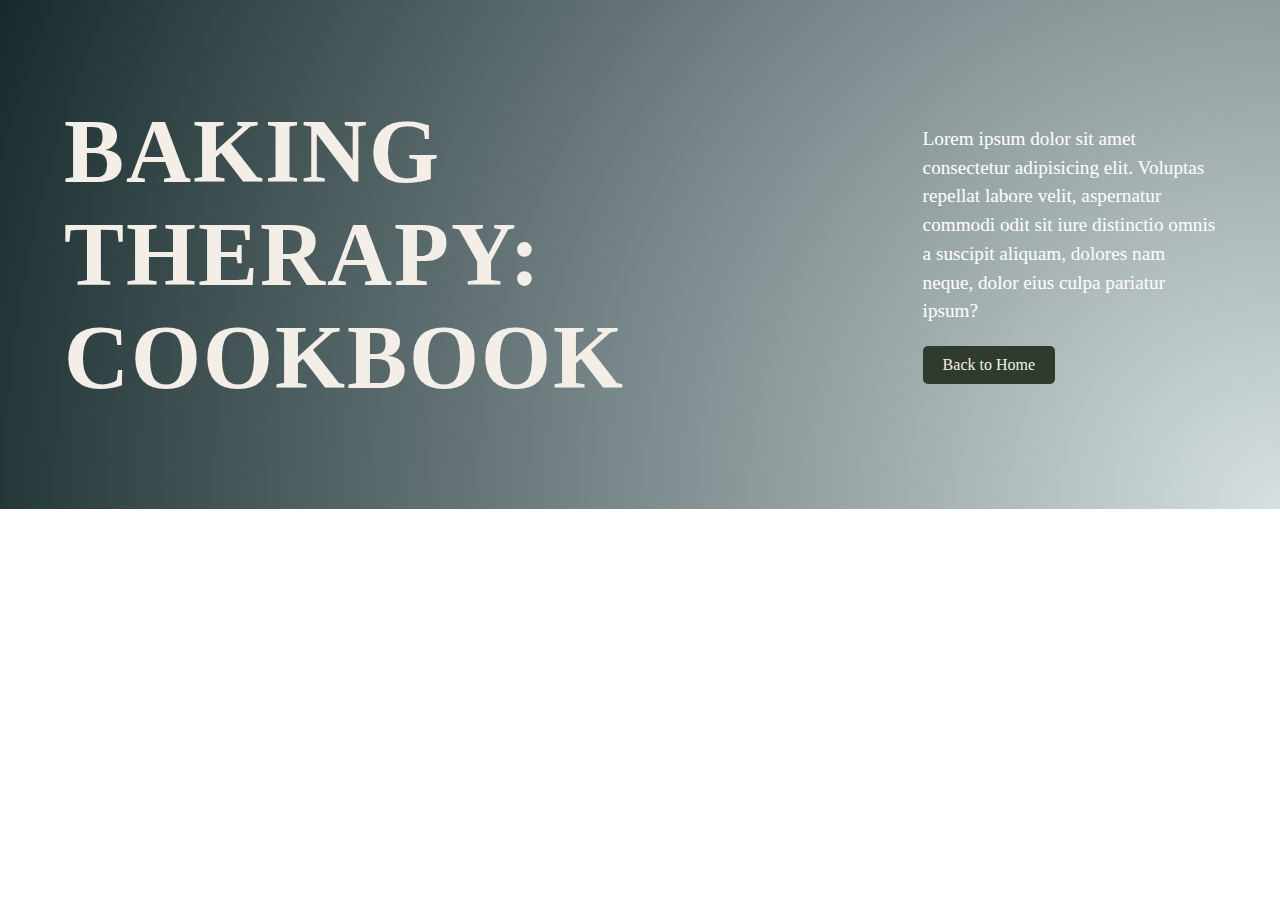
<file: cookbook.html>
<!DOCTYPE html>
<html lang="en">
<head>
    <meta charset="UTF-8">
    <meta name="viewport" content="width=device-width, initial-scale=1.0">
    <title>Poker Mockup</title>
    <link rel="stylesheet" href="css/style.css">
</head>
<body>

    <div id="poker">
        <!-- Top Half -->
        <div class="cookbook-top-half">
            <div class="left-text">
                <h1 class="cookbook-header">Baking Therapy: Cookbook</h1>
            </div>
            <div class="right-text">
                <p class="cookbook-description">
                    Lorem ipsum dolor sit amet consectetur adipisicing elit. Voluptas repellat labore velit, aspernatur commodi odit sit iure distinctio omnis a suscipit aliquam, dolores nam neque, dolor eius culpa pariatur ipsum?
                </p>
                <a href="index.html" class="home-button">Back to Home</a>
            </div>
        </div>

        

</body>
</html>
</file>
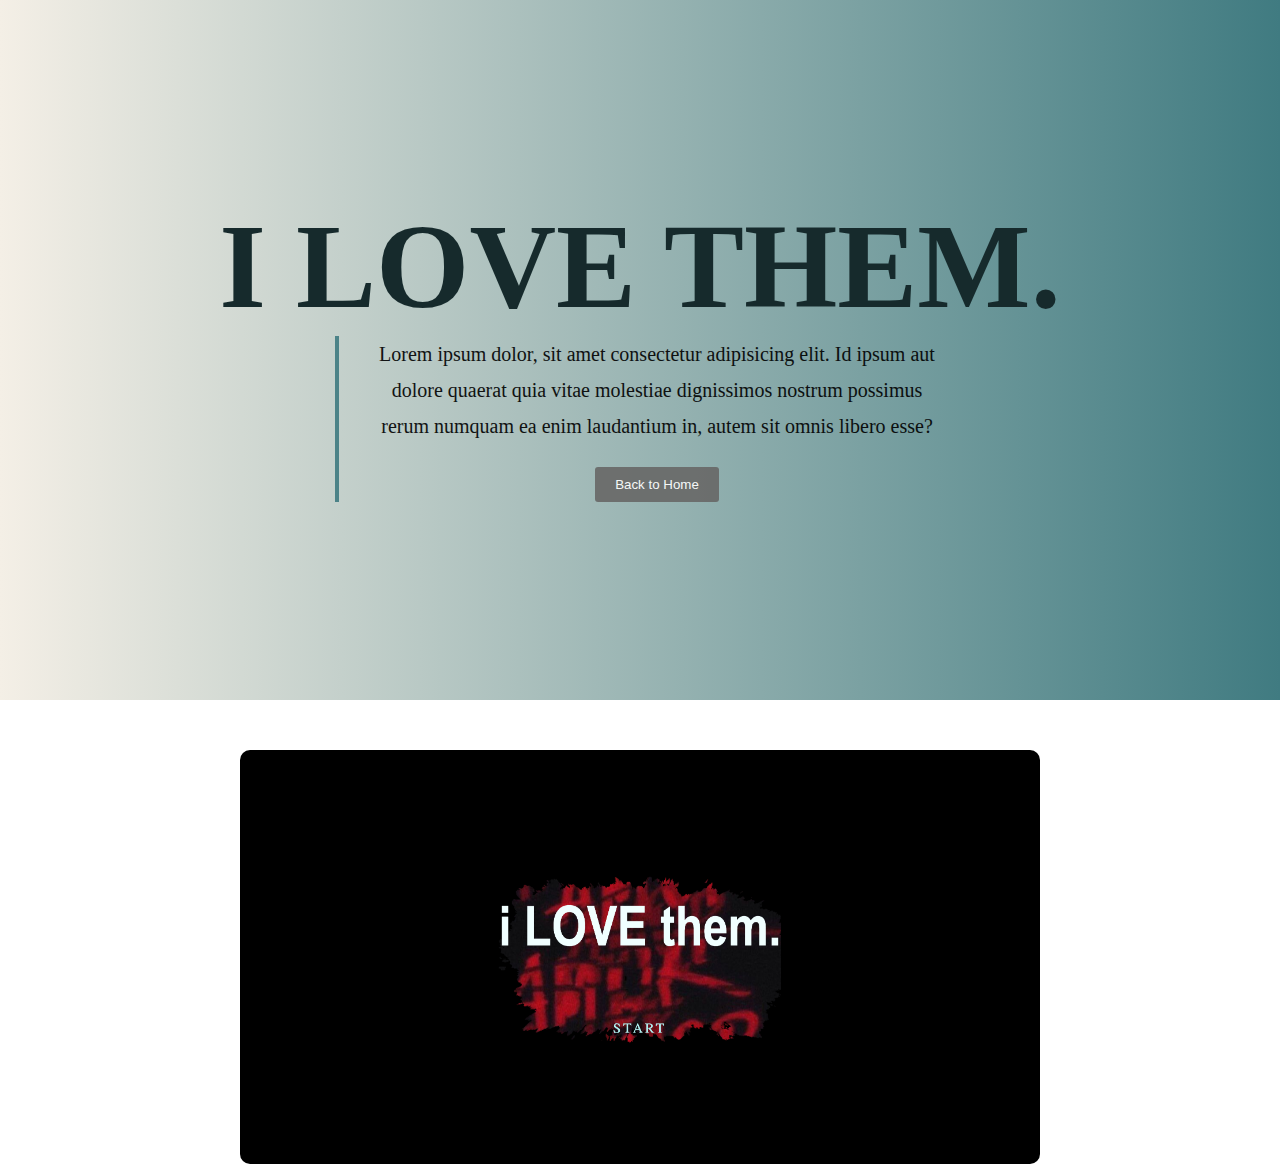
<file: ilovethem.html>
<!DOCTYPE html>
<html lang="en">
<head>
    <meta charset="UTF-8">
    <meta http-equiv="X-UA-Compatible" content="IE=edge">
    <meta name="viewport" content="width=device-width, initial-scale=1.0">
    <title>I Love Them</title>
    <link rel="stylesheet" href="css/style.css">
</head>
<body>

    <section id="ilovethem">
        <div class="ilovethem-container">
            <h1>I Love Them.</h1>
        </div>
        
        <div class="ilovethem-content">
            <p>Lorem ipsum dolor, sit amet consectetur adipisicing elit. Id ipsum aut dolore quaerat quia vitae molestiae dignissimos nostrum possimus rerum numquam ea enim laudantium in, autem sit omnis libero esse?</p>
            <!-- Back to Home Button moved under the paragraph and centered -->
            <div class="button-container">
                <button class="back-button" onclick="window.location.href='index.html';">Back to Home</button>
            </div>
        </div>
    </section>

    <!-- Image centered and bigger -->
    <div class="image-container" onclick="window.location.href='https://livdesigns.github.io/i-love-them/';">
        <img src="assets/images/i love them.png" alt="I Love Them">
    </div>

</body>
</html>
</file>
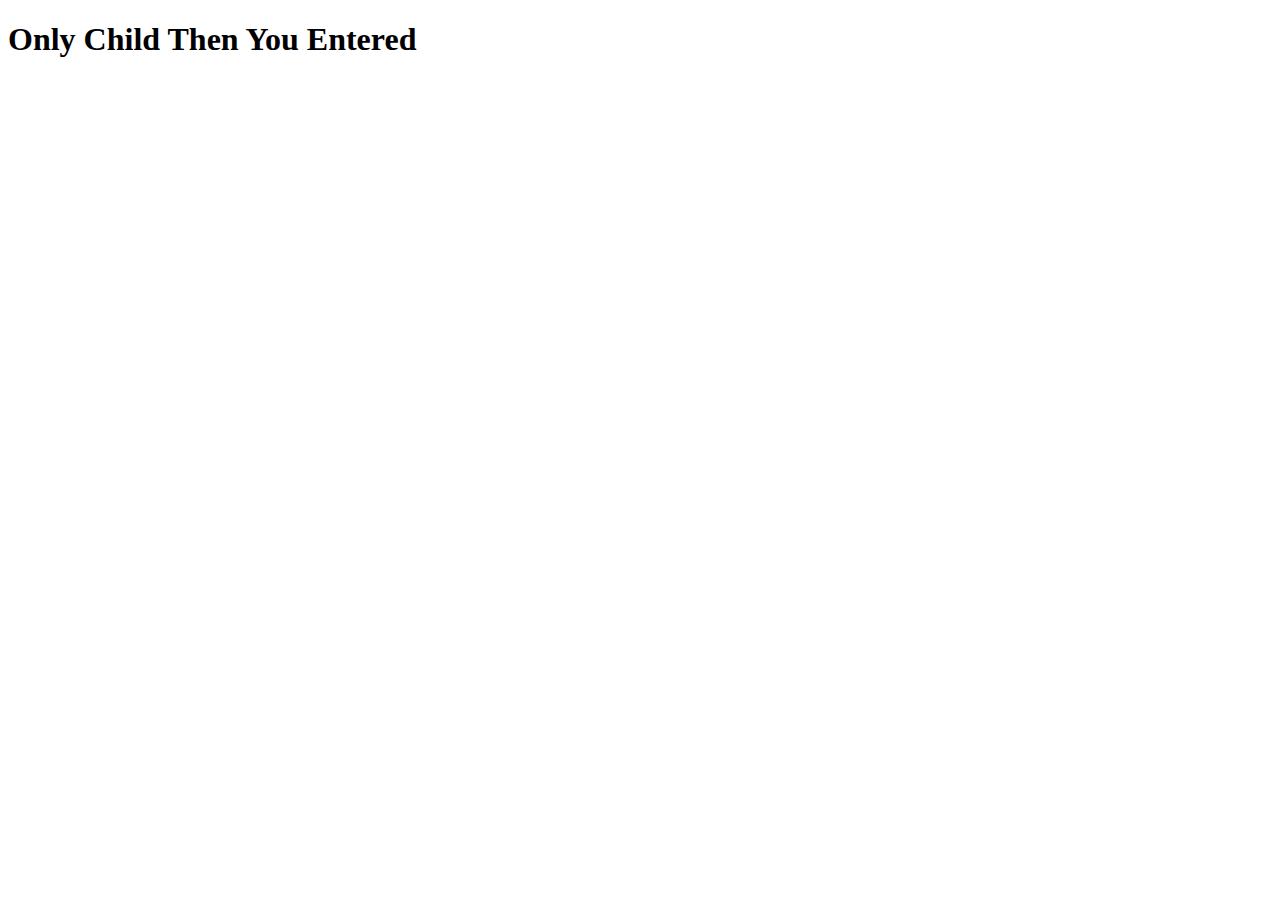
<file: onlychild.html>
<!DOCTYPE html>
<html lang="en">
<head>
    <meta charset="UTF-8">
    <meta http-equiv="X-UA-Compatible" content="IE=edge">
    <meta name="viewport" content="width=device-width, initial-scale=1.0">
    <title>Document</title>
</head>
<body>
    <section id="only child">
        <h1>Only Child Then You Entered</h1>
    </section>
</body>
</html>
</file>
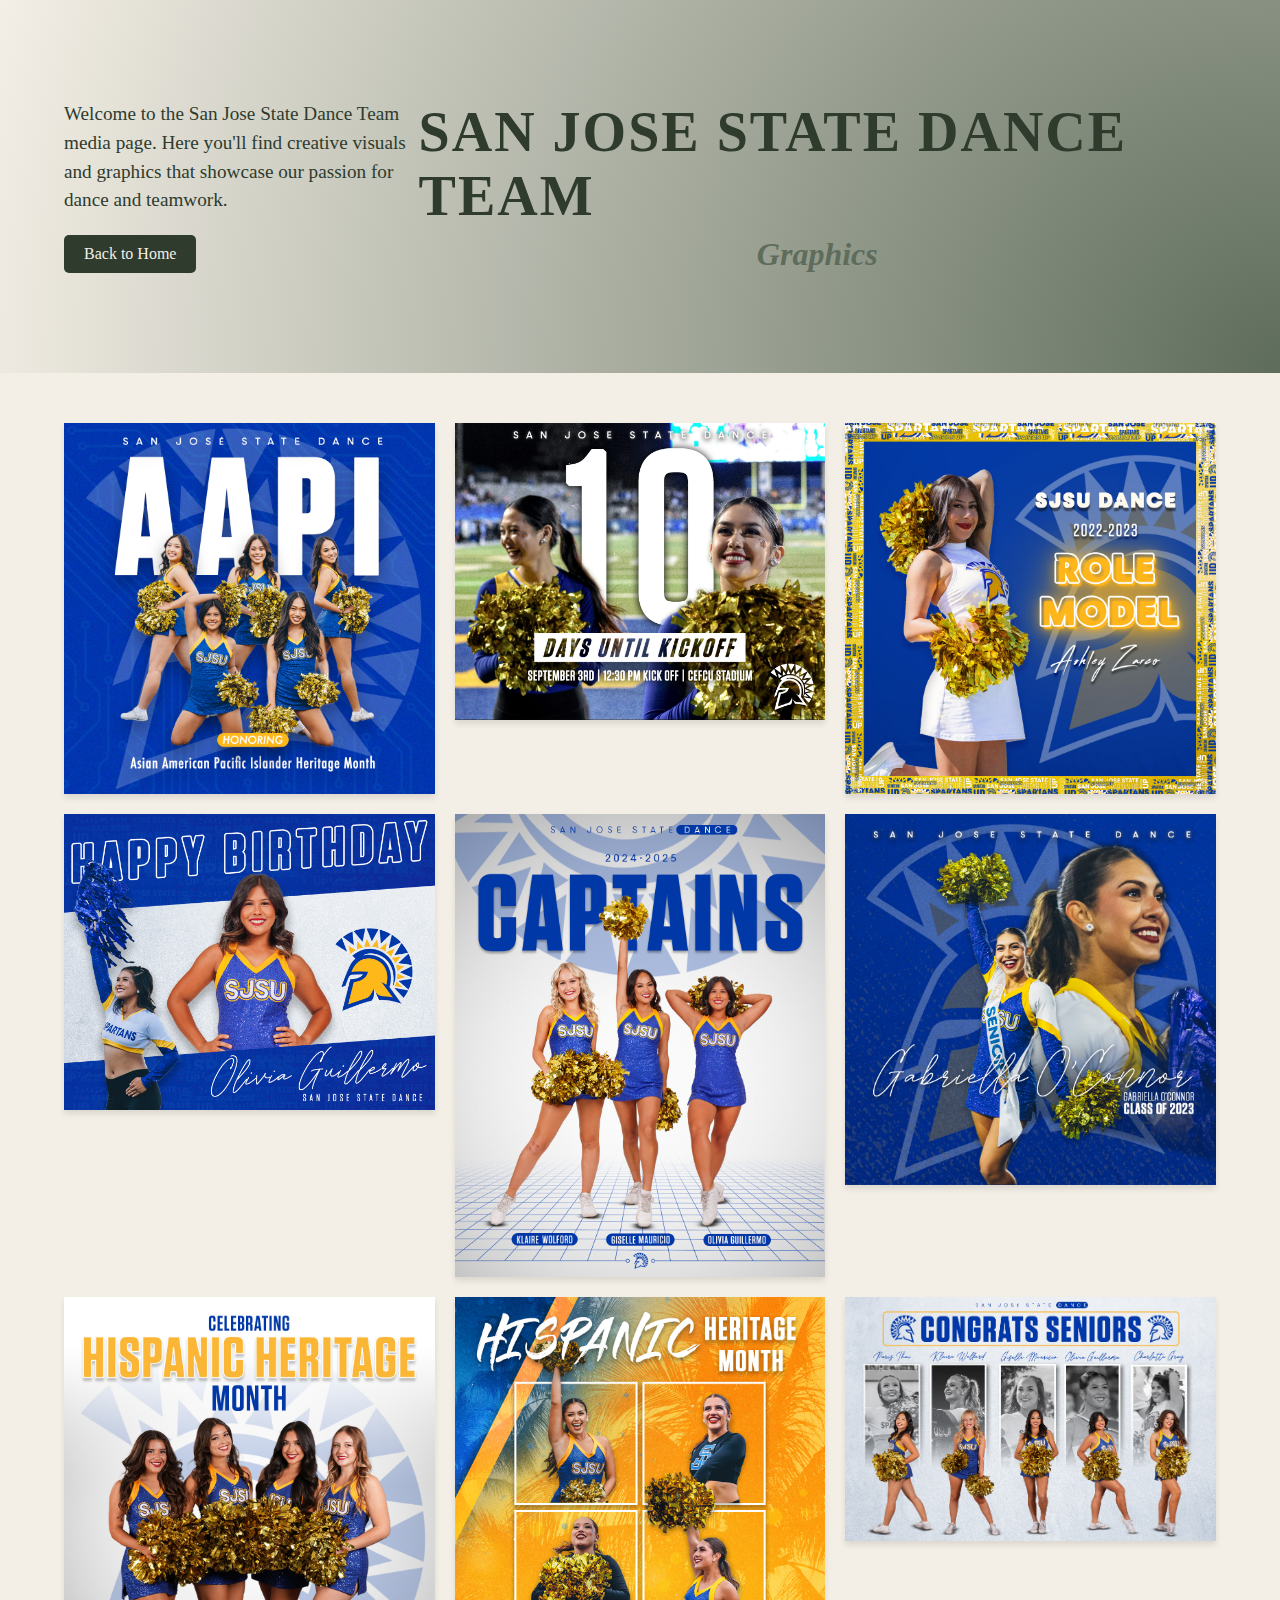
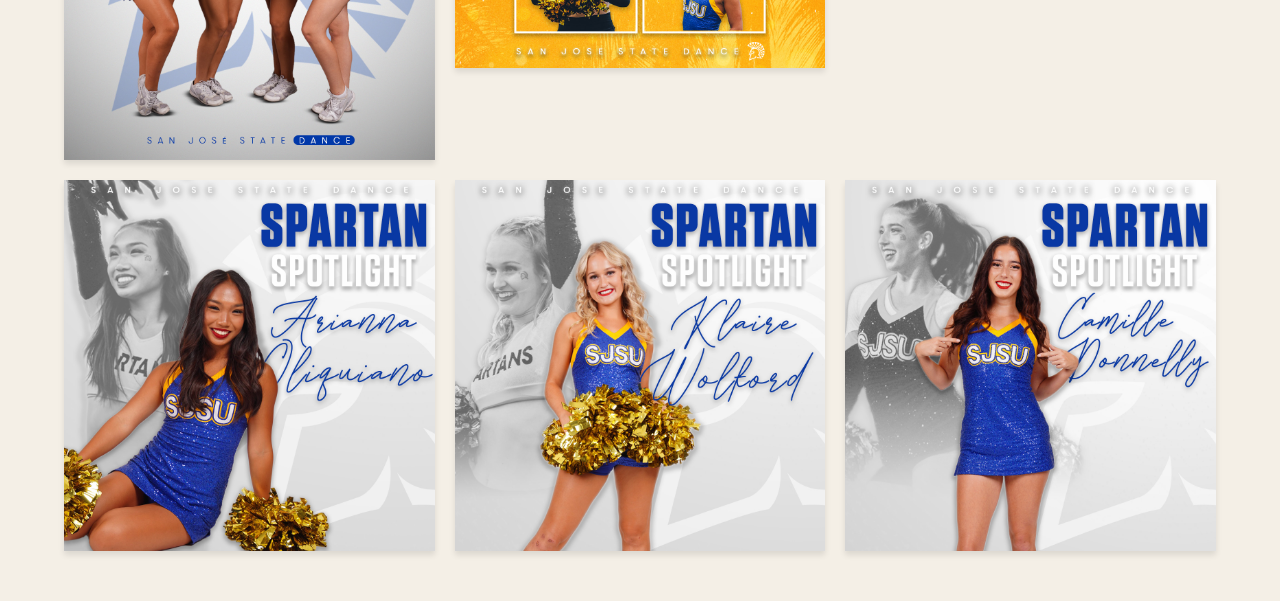
<file: sj-graphics.html>
<!DOCTYPE html>
<html lang="en">
<head>
    <meta charset="UTF-8">
    <meta name="viewport" content="width=device-width, initial-scale=1.0">
    <title>San Jose State Dance Team</title>
    <link rel="stylesheet" href="css/style.css">
</head>
<body>

<section id="sjdt">
    <div class="top-half">
        <div class="content">
            <p class="description">
                Welcome to the San Jose State Dance Team media page. 
                Here you'll find creative visuals and graphics that showcase our passion for dance and teamwork.
            </p>
            <a href="index.html" class="home-button">Back to Home</a>
        </div>
        <div class="text-container">
            <h1 class="main-header">San Jose State Dance Team</h1>
            <h2 class="sub-header">Graphics</h2>
        </div>
    </div>
    <div class="bottom-half">
        <div class="gallery">
            <img src="assets/images/graphics/AAPI 24 GROUND.jpg" alt="Image 1">
            <img src="assets/images/graphics/10 days white sparta head.jpg" alt="Image 2">
            <img src="assets/images/graphics/ashley_award.JPEG" alt="Image 3">
            <img src="assets/images/graphics/BIRTHDAY TEMP '23 v.2 liv.jpg" alt="Image 4">
            <img src="assets/images/graphics/capts white photos MU.jpg" alt="Image 5">
            <img src="assets/images/graphics/GABBY-SENIOR.jpg" alt="Image 6">
            <img src="assets/images/graphics/HHM (media).jpg" alt="Image 7">
            <img src="assets/images/graphics/HHM final.jpg" alt="Image 8">
            <img src="assets/images/graphics/seniors 24-25.jpg" alt="Image 9">
            <img src="assets/images/graphics/SPARTAN SPOTLIGHT arianna (floor).jpg" alt="Image 10">
            <img src="assets/images/graphics/SPARTAN SPOTLIGHT klaire V3.jpg" alt="Image 11">
            <img src="assets/images/graphics/SPARTAN SPOTLIGHT camille(point).jpg" alt="Image 12">

        </div>
    </div>
</section>

</body>
</html>
</file>
<file: css/style.css>
/* color palette 
#5E6C5B - forest green
#F4EFE6 - fresh cream
#686867 - storm cloud
#162A2C - midnight
#D6E0E2 - sky blue */

*{
    margin: 0;
}


html{
    scroll-behavior: smooth;
}

.bottom-nav {
    position: absolute; 
    bottom: 300px;
    width: 100%; 
    text-align: center; 
}

.bottom-nav a{
    text-decoration: none;
    color: white; 
    padding: 80px;
    font-size: 18px;
    text-align: center;
}


#home,
#about,
#works{
    height: 700px;
}


#home{
    background-color:#373737;
    color:#F4EFE6;
    text-align: center;
    
}

.subtitle{
    padding-top: 100px;
    font-size: 25px;
}

.first{
    font-size: 190px;
    margin-bottom: 0;
}

.last{
    font-size: 100px;
    padding-top: 0;
    margin-top: 0px;
}

.port {
    font-size: 23px;
    position: absolute; 
            top: 0;
            left: 0;
            margin: 10px; 
}

.port a {
    color: #D6E0E2;
    text-decoration:underline;
}

.port a:hover {
    color: rgb(23, 243, 107); 
    text-decoration: underline; 
}


#about{
    background-color:#F4EFE6
}

.about-container {
    position: absolute;
    bottom: 0;
    left: 60px;
    transform: translateX(10%);
    transform: translateY(50%);
    width: 35%; 
    max-width: 1200px; 
    text-align: right; 
}

.bio-container{
    justify-content: space-between;
    position: absolute;
    bottom: 0;
    left: 130px;
    transform: translateX(30%);
    transform: translateY(200%);
    width: 30%;
    max-width: 1200px;
    text-align: left;
}


.skills-container, .programs {
    position: absolute;
    text-align: left;
    margin-left: -50px;
    margin-top: 0px;
    font-size: 18px;
}

.skills-container {
    transform: translate(800px, 520px);
}


.programs {
    transform: translate(1150px, 500px);
}

.skills {
    font-size: 30px;
    margin: 0;
}



.image1-container {
    display: flex;
    justify-content: flex-end; /* Push content to the right horizontally */
    align-items: center;      /* Center content vertically (optional) */
    height: 370px;
    width: 370px;
    margin-left: auto; /* Ensure the container itself aligns to the right if necessary */
}

#selfie {
    max-width: 100%;             /* Keep the image responsive */
    height: auto;                /* Maintain aspect ratio */
    margin-left: -50px;          /* Move the image left */
    margin-top: 0px;            /* Push the image down */
    transform: translate(-400px, 50px); /* Fine-tune positioning if needed */
}

.image2-container {
    display: flex;
    justify-content: flex-end; /* Push content to the right horizontally */
    align-items: center;      /* Center content vertically (optional) */
    height: 370px;
    width: 370px;
    margin-left: auto; /* Ensure the container itself aligns to the right if necessary */
}

#livwave {
    max-width: 100%;             /* Keep the image responsive */
    height: auto;                /* Maintain aspect ratio */
    width: 100%;
    margin-left: -50px;          /* Move the image left */
    margin-bottom: 640px;            /* Push the image down */
    transform: translate(-30px, 0px); /* Fine-tune positioning if needed */
}
  


#about h1{
    font-size: 160px;
    transform: translateY(25%);
    /* transform: translateX(20%); */
    
}

#about h2{
    font-size: 175px;
    transform: translateX(27%);
    /* transform: translateY(100%); */
}

/* Style for the works section */

#works {
    background-color: #5E6C5B;
    box-sizing: border-box;
    margin: 0;
    padding: 50px 20px;
    font-family: Arial, sans-serif;
    text-align: center;
    height: 100vh;
    min-height: 700px;
    display: flex;
    flex-direction: column;
    justify-content: center;  /* Centers the content vertically */
    align-items: center;      /* Centers the content horizontally */
}

/* Title Styling */
/* .works-title {
    color: #fff;
    font-size: 36px;
    margin-bottom: 15px;
    margin-top: 15px;
} */

/* Portfolio Grid */
.portfolio {
    display: grid;
    grid-template-columns: repeat(3, 1fr); /* 3 equal columns */
    gap: 20px; /* Adds spacing between items */
    width: 80%;
    margin: 0 auto;
    justify-content: center; /* Centers items horizontally */
    align-items: center; /* Aligns items vertically */
}




/* Each work item */
.item {
    position: relative;
    overflow: hidden;
    cursor: pointer;
    transition: transform 0.3s ease, box-shadow 0.3s ease;
    width: 100%;
    height: 100%;
    border-radius: 0; /* No curve */
    max-width: 400px;
}



.item img {
    width: 100%;
    height: 100%;
    object-fit: cover;
    transition: transform 0.3s ease;
}

/* Hover effect on image */
.item:hover img {
    transform: scale(1.1);
}

/* Overlay effect */
.overlay {
    position: absolute;
    top: 0;
    left: 0;
    width: 100%;
    height: 100%;
    background:#5E6C5B;
    color: #162A2C;
    display: flex;
    justify-content: center;
    align-items: center;
    opacity: 0;
    transition: opacity 0.3s ease;
}

.item:hover .overlay {
    opacity: 1;
}

/* Item hover animation */
.item:hover {
    transform: scale(1.05);
    box-shadow: 0 10px 20px rgba(0, 0, 0, 0.2);
}

/* Overlay title styling */
.overlay h3 {
    font-size: 24px;
    text-align: center;
    padding: 20px;
}

/* NEW MEDIA */
#new-media {
    background: linear-gradient(to right, #162A2C, #0A0F0F);
    min-height: 700px; 
    padding: 80px 5%;
    display: flex;
    flex-direction: row;
    justify-content: space-between;
    align-items: center;
    box-sizing: border-box;
    position: relative;
}

/* Change color for all text in the section */
#new-media {
    color: #686867; 
}

/* Change color for specific heading */
.new-media-container h1 {
    color: #686867; 
}

/* Change color for paragraph text */
.nm-container p {
    color: #A8DADC; /
}


.new-media-container h1, 
.new-media-container h2 {
    font-size: 120px;
    margin: 0;
    font-weight: bold;
    text-transform: uppercase;
}

.new-media-container h2 span {
    color:#D6E0E2; /* Accent color for "Art" */
    font-style: italic;
}

.nm-container {
    max-width: 50%;
    font-size: 20px;
    line-height: 1.8;
    border-left: 4px solid #D6E0E2;
    padding-left: 30px;
    opacity: 0.9;
}

/* Styling for the 'Back to Home' button */
a button {
    background-color:#686867; 
    color: white; /* White text */
    padding: 5px 10px; /* Padding for the button */
    text-align: center; /* Center text inside the button */
    text-decoration: none; /* Remove underline from the link */
    font-size: 16px; /* Font size */
    border: none; /* Remove border */
    border-radius: 3px; /* Rounded corners */
    cursor: pointer; /* Pointer cursor on hover */
    transition: background-color 0.3s ease; /* Smooth transition for background-color */
}

/* Hover effect for the button */
a button:hover {
    background-color:#162A2C ; /* Darker green on hover */
}


/* GALLERY SECTION */
#gallery {
    display: flex;
    flex-wrap: wrap;
    justify-content: center; 
    align-items: center;
    gap: 20px;
    padding: 50px 5%;
    background-color: #686867;
    position: relative;
}

.art-piece {
    flex: 1 1 calc(33.33% - 20px);
    max-width: 400px;
    overflow: hidden;
    position: relative;
    border-radius: 10px;
    transition: transform 0.3s ease, box-shadow 0.3s ease;
}

.art-piece img {
    width: 100%;
    height: auto;
    display: block;
    border-radius: 10px;
    filter: grayscale(20%) contrast(1.1);
    transition: transform 0.3s ease, filter 0.3s ease;
}

/* HOVER EFFECTS */
.art-piece:hover {
    transform: scale(1.05);
    box-shadow: 0 10px 30px rgba(255, 255, 255, 0.2);
}


/* RESPONSIVE DESIGN */
@media (max-width: 1200px) {
    .new-media-container h1, .new-media-container h2 {
        font-size: 80px;
    }

    .nm-container {
        max-width: 100%;
    }

    #gallery {
        gap: 15px;
    }

    .art-piece {
        flex: 1 1 calc(50% - 15px);
    }
}

@media (max-width: 768px) {
    #new-media {
        flex-direction: column;
        align-items: flex-start;
    }

    .new-media-container h1, .new-media-container h2 {
        font-size: 60px;
    }

    .nm-container {
        font-size: 18px;
    }

    .art-piece {
        flex: 1 1 100%;
    }
}

/* I LOVE THEM */
#ilovethem {
    background: linear-gradient(to left, #407b81, #F4EFE6);
    min-height: 700px;
    padding: 80px 5%;
    display: flex;
    flex-direction: column; /* Stack elements vertically */
    align-items: center; /* Center content horizontally */
    justify-content: center; /* Center content vertically */
    box-sizing: border-box;
    position: relative;
}

/* Change color for specific heading */
.ilovethem-container h1 {
    color: #162A2C; /* Dark color */
}

/* Change color for paragraph text */
.ilovethem-content p {
    color: #000000; /* Black */
    text-align: center; /* Center the paragraph text */
}

/* Title styling */
.ilovethem-container h1,
.ilovethem-container h2 {
    font-size: 120px;
    margin: 0;
    font-weight: bold;
    text-transform: uppercase;
}

/* Styling for paragraph content */
.ilovethem-content {
    max-width: 50%;
    font-size: 20px;
    line-height: 1.8;
    border-left: 4px solid #407b81;
    padding-left: 30px;
    opacity: 0.9;
    text-align: center; /* Center align the paragraph */
}

/* Styling for the 'Back to Home' button */
.button-container {
    text-align: center; /* Ensure the button is centered */
    margin-top: 20px; /* Space between the paragraph and button */
}

.back-button {
    background-color: #686867;
    color: white; /* White text */
    padding: 10px 20px; /* Increased padding for the button */
    text-align: center; /* Center text inside the button */
    border: none; /* Remove border */
    border-radius: 3px; /* Rounded corners */
    cursor: pointer; /* Pointer cursor on hover */
    transition: background-color 0.3s ease; /* Smooth transition for background-color */
}

/* Hover effect for the button */
.back-button:hover {
    background-color: #162A2C; /* Darker green on hover */
}

/* Image styling */
.image-container {
    margin-top: 50px;
    cursor: pointer;
    display: flex;
    justify-content: center; /* Center the image container */
    align-items: center;
}

.image-container img {
    width: 800px; /* Increase the width */
    height: auto; /* Maintain aspect ratio */
    object-fit: cover;
    transition: transform 0.3s ease;
    border-radius: 10px;
}

.image-container img:hover {
    transform: scale(1.1); /* Slightly bigger on hover */
}

/* SJDT GRAPHICS */

/* Flexbox container for the sections */
#sjdt {
    display: flex;
    flex-direction: column;
}

/* Top Half Section */
.top-half {
    height: auto; /* Allow content to dictate height */
    padding: 100px 5%;
    background: radial-gradient(circle, #5E6C5B, #F4EFE6);
    background-size: 200% 200%;
    animation: animateBg 8s infinite alternate ease-in-out;
    display: flex;
    justify-content: space-between;
    align-items: center;
}

/* Bottom Half Section */
.bottom-half {
    padding: 50px 5%;
    background-color: #F4EFE6;
}

/* Animated Gradient Background */
@keyframes animateBg {
    0% {
        background-position: 0% 0%;
    }
    50% {
        background-position: 50% 50%;
    }
    100% {
        background-position: 100% 100%;
    }
}


/* Gallery grid */
.gallery {
    display: grid;
    grid-template-columns: repeat(3, 1fr); /* 3 columns */
    gap: 20px; /* Gap between images */
    width: 100%; /* Stretches gallery across the container */
}

/* Image styles */
.gallery img {
    width: 100%; /* Makes the image fill the column width */
    height: auto; /* Maintains aspect ratio */
    box-shadow: 0 4px 6px rgba(0, 0, 0, 0.1);
    transition: transform 0.3s ease, box-shadow 0.3s ease;
}




/* Paragraph Styling */
.description {
    font-size: 1.2rem;
    color: #2E3B2D;
    max-width: 400px;
    line-height: 1.5;
}

/* Button Styling */
.home-button {
    display: inline-block;
    margin-top: 20px;
    padding: 10px 20px;
    font-size: 1rem;
    color: #F4EFE6;
    background-color: #2E3B2D;
    text-decoration: none;
    border-radius: 5px;
    transition: background 0.3s ease;
}

.home-button:hover {
    background-color: #5E6C5B;
}

Header Styling
.text-container {
    text-align: right;
}

.main-header {
    font-size: 3.5rem;
    color: #2E3B2D;
    font-weight: bold;
    text-transform: uppercase;
    letter-spacing: 2px;
    margin: 0;
}

.sub-header {
    font-size: 2rem;
    color: #5E6C5B;
    font-style: italic;
    margin-top: 0.5rem;
}

/* FINE ART */

#fine-art{
    display: flex;
    flex-direction: column;
}

.fine-art-header {
    font-size: 120px;
    color: #F4EFE6;
    font-weight: bold;
    text-transform: uppercase;
    letter-spacing: 2px;
    margin: 0;
    text-decoration: overline underline;
    text-decoration-thickness: 3px;
}

/* Paragraph Styling */
.fine-art-description {
    font-size: 1.2rem;
    color: #000000;
    max-width: 500px;
    line-height: 1.5;
}


.fa-top-half{
    height: auto; /* Allow content to dictate height */
    padding: 100px 5%;
    background: radial-gradient(circle, #686867, #F4EFE6);
    background-size: 200% 200%;
    animation: animateBg 8s infinite alternate ease-in-out;
    display: flex;
    justify-content: space-between;
    align-items: center;

}

.fa-bottom-half{
    padding: 50px 5%;
    background-color: #F4EFE6;
}

/* POKER HTML */
#poker{
    display: flex;
    flex-direction: column;
}

.poker-header {
    font-size: 120px;
    color: #F4EFE6;
    font-weight: bold;
    text-transform: uppercase;
    letter-spacing: 2px;
    margin: 0;
    text-decoration: underline;
    text-decoration-thickness: 3px;
}

/* Paragraph Styling */
.poker-description {
    font-size: 1.2rem;
    color: #ffffff;
    max-width: 500px;
    line-height: 1.5;
}


.poker-top-half{
    height: auto; /* Allow content to dictate height */
    padding: 100px 5%;
    background: radial-gradient(circle, #162A2C, #F4EFE6);
    background-size: 200% 200%;
    animation: animateBg 8s infinite alternate ease-in-out;
    display: flex;
    justify-content: space-between;
    align-items: center;

}



.poker-bottom-half{
    padding: 50px 5%;
    background-color: #686867;
}

.image-wrapper {
    text-align: center;
    margin-bottom: 20px;
}

.image-wrapper p {
    margin-bottom: 15px;
    margin-top: 30px;
    font-size: 16px;
    color: #333;
}

.image-wrapper img {
    display: block;
    max-width: 100%;
    height: auto;
}

h2 {
    text-align: center;
    margin-top: 55px;
    font-size: 24px;
    color: #222;
}

/* Book Mockup Styling */
.book-gallery {
    display: flex;
    justify-content: center;
    align-items: center;
    gap: 40px; /* Creates space between book images */
    flex-wrap: wrap; /* Ensures responsiveness */
    margin-top: 40px;
}

.book-wrapper {
    flex: 1; /* Each book takes equal space */
    max-width: 45%; /* Limits max size */
    text-align: center;
}

.book-wrapper img {
    width: 100%; /* Makes image fill the wrapper */
    max-width: 800px; /* Ensures images don’t get too large */
    height: auto;
    margin-bottom: 30px;
}

.book-wrapper p {
    margin-bottom: 20px;
    font-size: 16px;
    color: #333;
}


/* COOKBOOK HTML */
.cookbook-top-half{
    height: auto; 
    padding: 100px 5%;
    background: radial-gradient(circle, #D6E0E2, #162A2C);
    background-size: 200% 200%;
    animation: animateBg 8s infinite alternate ease-in-out;
    display: flex;
    justify-content: space-between;
    align-items: center;

}

.cookbook-description {
    font-size: 1.2rem;
    color: #ffffff;
    max-width: 500px;
    line-height: 1.5;
}

.cookbook-header {
    font-size: 90px;
    color: #F4EFE6;
    font-weight: bold;
    text-transform: uppercase;
    letter-spacing: 2px;
    margin: 0;
}

.cookbook-gallery {
    display: flex;
    flex-direction: column;
    gap: 24px;
    padding: 16px;
    max-width: 1000px;
    margin: 0 auto;
}

.row {
    display: flex;
    gap: 16px;
}

.two-column {
    justify-content: space-between;
}

.centered {
    justify-content: center;
}

.row img {
    width: 100%;
    max-width: 50%;
    height: auto;
    border-radius: 8px;
    box-shadow: 0 2px 8px rgba(0, 0, 0, 0.1);
}



/* #contact{
    background-color:#162A2C;
    height: 400px;
} */

#contact {
    background-color: #162A2C;
    height: 400px;
    display: flex;
    justify-content: center;
    align-items: flex-start; /* instead of center */
    padding: 40px 20px 20px 20px; /* more top padding */
    color: #ffffff;
    font-family: 'Poppins', sans-serif;
    text-align: center;
    position: relative;
    overflow: hidden;
  }

  .connect{
    color:#F4EFE6

  }
  
  .contact-container {
    max-width: 800px;
    width: 100%;
    animation: fadeIn 1s ease-in-out;
  }
  
  .contact-container h2 {
    font-size: 2.5rem;
    margin-bottom: 10px;
    position: relative;
    display: inline-block;
  }
  
  .divider {
    width: 60px;
    height: 3px;
    background: #ffffff;
    margin: 0 auto 30px;
    border-radius: 10px;
    animation: grow 1s ease-in-out forwards;
  }
  
  .contact-buttons {
    display: flex;
    flex-wrap: wrap;
    justify-content: center;
    gap: 20px;
  }
  
  /* Button styling */
  .contact-btn {
    display: inline-block;
    padding: 12px 28px;
    border: 2px solid #ffffff;
    border-radius: 50px;
    background: transparent;
    color: #ffffff;
    text-decoration: none;
    font-weight: bold;
    font-size: 1rem;
    transition: all 0.4s ease;
    position: relative;
    overflow: hidden;
  }
  
  .contact-btn:hover {
    background-color: #ffffff;
    color: #162A2C;
    box-shadow: 0 0 15px #ffffffaa;
    transform: scale(1.05);
  }
  
  /* Different platform hover colors */
  .linkedin:hover {
    background-color: #0A66C2;
    color: #ffffff;
  }
  
  .instagram:hover {
    background: linear-gradient(45deg, #f09433, #e6683c, #dc2743, #cc2366, #bc1888);
    color: #ffffff;
  }
  
  .facebook:hover {
    background-color: #1877F2;
    color: #ffffff;
  }
  
  .email:hover {
    background-color: #34a853;
    color: #ffffff;
  }
  
  /* Animations */
  @keyframes fadeIn {
    from { opacity: 0; transform: translateY(20px); }
    to { opacity: 1; transform: translateY(0); }
  }
  
  @keyframes grow {
    from { width: 0; }
    to { width: 60px; }
  }
</file>
